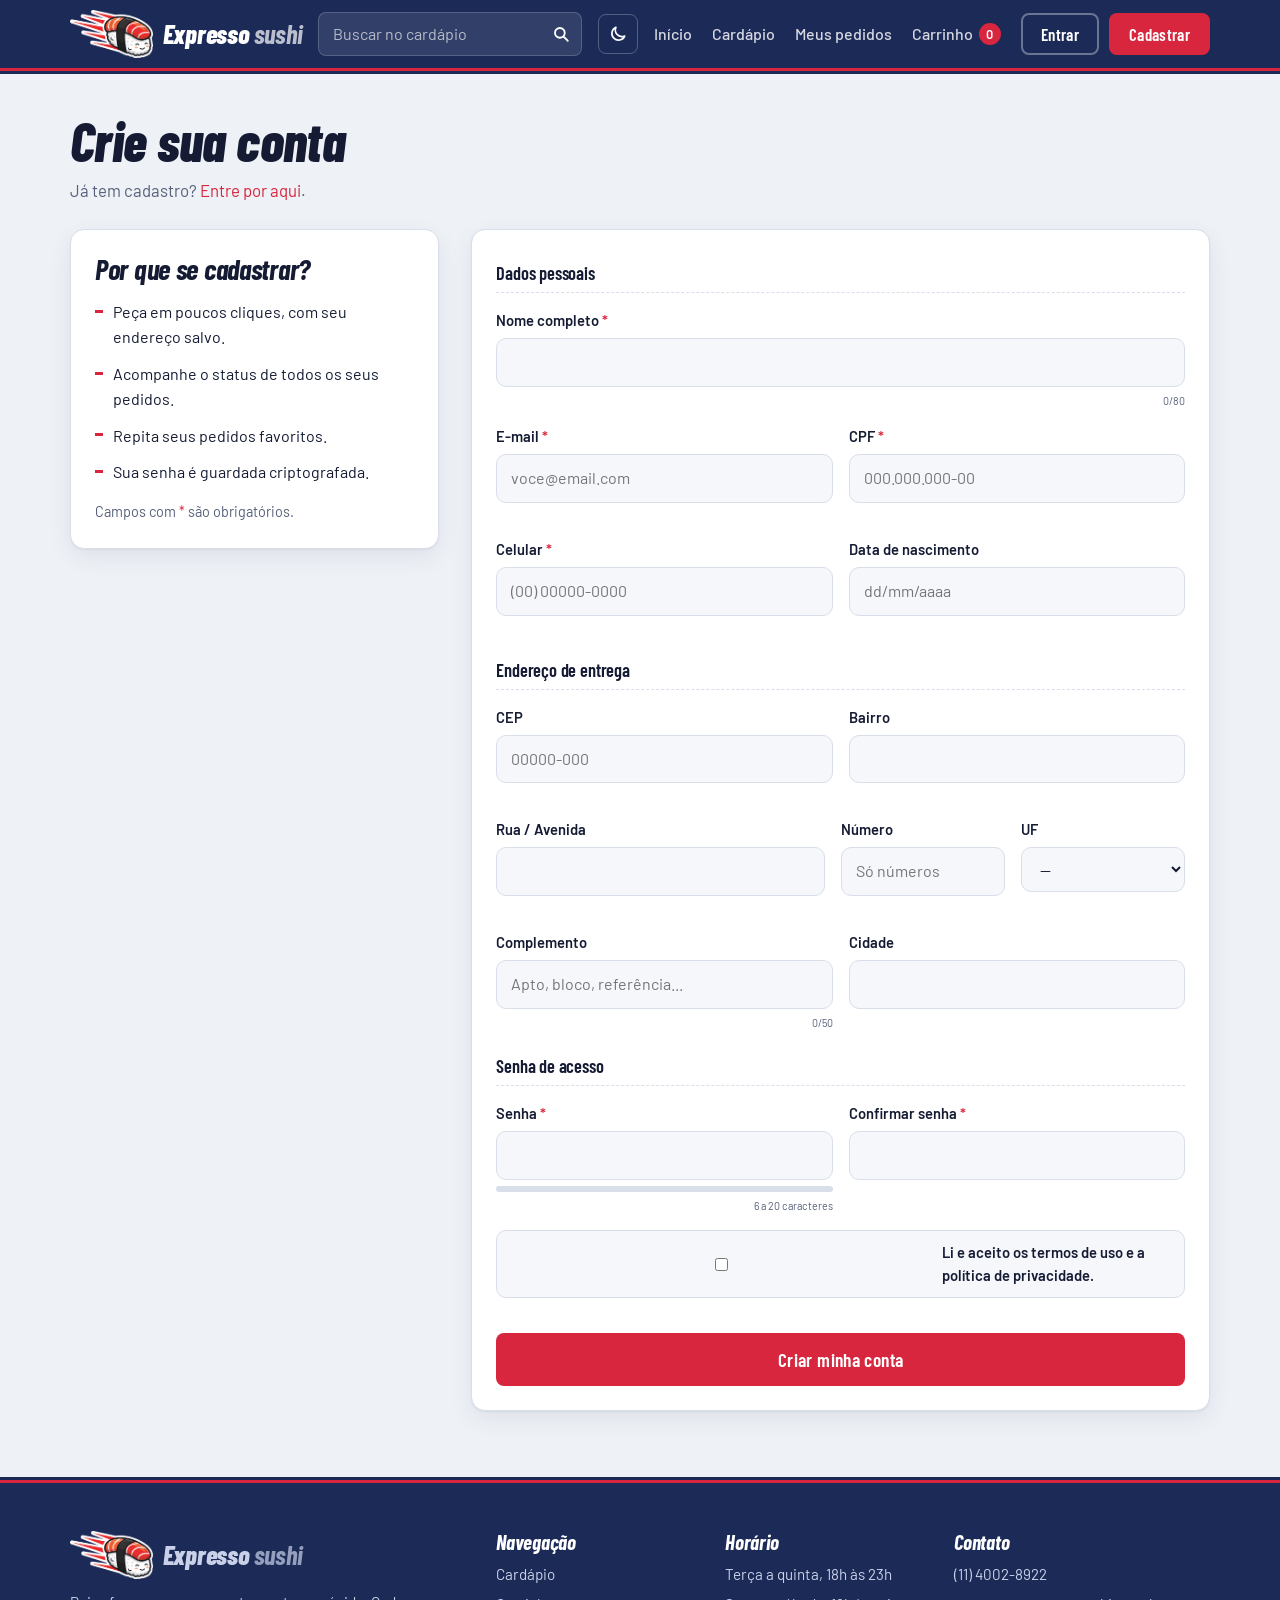
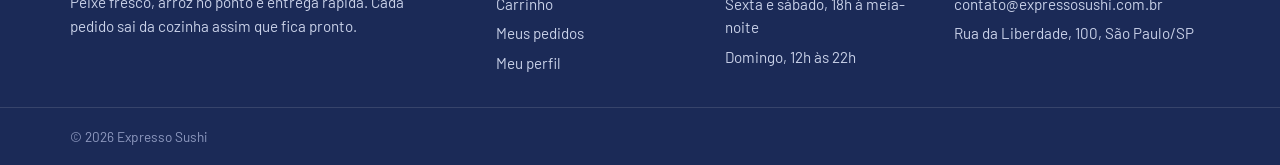
<file: Expresso/wwwroot/cadastro.html>
<!DOCTYPE html>
<html lang="pt-BR">
<head>
    <meta charset="UTF-8">
    <meta name="viewport" content="width=device-width, initial-scale=1.0">
    <title>Cadastro | Expresso Sushi</title>
    <meta name="description" content="Expresso Sushi - comida japonesa feita na hora e entregue em até 40 minutos.">
    <link rel="icon" href="img/icone.png" type="image/png">
    <link rel="preload" href="fonts/BarlowCondensed-800i.woff2" as="font" type="font/woff2" crossorigin>
    <script>
        document.documentElement.dataset.tema = localStorage.getItem("expresso_tema") ||
            (matchMedia("(prefers-color-scheme: dark)").matches ? "escuro" : "claro");
    </script>
    <link rel="stylesheet" href="css/style.css">
    <link rel="stylesheet" href="css/componentes.css">
    <link rel="stylesheet" href="css/paginas.css">
</head>
<body>
    <header class="topo">
        <div class="container topo-conteudo">
            <a href="index.html" class="logo" aria-label="Expresso Sushi - página inicial">
                <img src="img/logo.png" alt="" width="72" height="42">
                <span class="logo-texto">Expresso<span>sushi</span></span>
            </a>

            <form class="busca-topo" action="produtos.html" method="get" role="search">
                <input type="search" name="busca" placeholder="Buscar no cardápio" maxlength="40" aria-label="Buscar no cardápio">
                <button type="submit" aria-label="Buscar">
                    <svg viewBox="0 0 24 24" fill="none" stroke="currentColor" stroke-width="2.4" stroke-linecap="round" aria-hidden="true"><circle cx="10.5" cy="10.5" r="6.5"/><path d="M15.5 15.5 21 21"/></svg>
                </button>
            </form>

            <button class="tema-botao" id="temaBotao" type="button" aria-label="Alternar modo claro/escuro"></button>
            <button class="menu-botao" id="menuBotao" type="button" aria-label="Abrir menu" aria-expanded="false" aria-controls="menu">
                <svg viewBox="0 0 24 24" fill="none" stroke="currentColor" stroke-width="2.4" stroke-linecap="round" aria-hidden="true"><path d="M4 7h16M4 12h16M4 17h16"/></svg>
            </button>

            <nav class="menu" id="menu" aria-label="Menu principal">
                <a href="index.html">Início</a>
                <a href="produtos.html">Cardápio</a>
                <a href="pedidos.html">Meus pedidos</a>
                <a href="carrinho.html">Carrinho <span class="contador-carrinho" data-contador>0</span></a>

                <div class="area-visitante" data-visitante>
                    <button class="botao botao-contorno" type="button" data-abrir-login>Entrar</button>
                    <a href="cadastro.html" class="botao botao-primario">Cadastrar</a>
                </div>
                <div class="area-usuario" data-logado hidden>
                    <a href="perfil.html" class="link-perfil" title="Meu perfil">Olá, <span data-nome-usuario></span></a>
                    <button class="botao botao-contorno botao-pequeno" type="button" data-sair>Sair</button>
                </div>
            </nav>
        </div>
    </header>

    <main class="container">
        <div class="cabecalho-pagina">
            <h1>Crie sua conta</h1>
            <p>Já tem cadastro? <a href="#" data-abrir-login>Entre por aqui</a>.</p>
        </div>

        <div class="layout-cadastro">
            <aside class="cartao lateral-cadastro">
                <h2>Por que se cadastrar?</h2>
                <ul>
                    <li><span>Peça em poucos cliques, com seu endereço salvo.</span></li>
                    <li><span>Acompanhe o status de todos os seus pedidos.</span></li>
                    <li><span>Repita seus pedidos favoritos.</span></li>
                    <li><span>Sua senha é guardada criptografada.</span></li>
                </ul>
                <p class="texto-frete" style="margin-top:16px">Campos com <span class="obrigatorio" style="color:var(--primaria)">*</span> são obrigatórios.</p>
            </aside>

            <form class="cartao formulario" id="formCadastro" novalidate>
                <h2 class="legenda-form">Dados pessoais</h2>
                <div class="campo">
                    <label for="nome">Nome completo <span class="obrigatorio">*</span></label>
                    <input type="text" id="nome" name="nome" data-mascara="letras" maxlength="80" autocomplete="name" required>
                    <span class="dica"><span class="mensagem-erro"></span><small data-contador-de="nome"></small></span>
                </div>
                <div class="grade-campos">
                    <div class="campo">
                        <label for="email">E-mail <span class="obrigatorio">*</span></label>
                        <input type="email" id="email" name="email" maxlength="100" placeholder="voce@email.com" autocomplete="email" required>
                        <span class="mensagem-erro"></span>
                    </div>
                    <div class="campo">
                        <label for="cpf">CPF <span class="obrigatorio">*</span></label>
                        <input type="text" id="cpf" name="cpf" data-mascara="cpf" maxlength="14" placeholder="000.000.000-00" required>
                        <span class="mensagem-erro"></span>
                    </div>
                    <div class="campo">
                        <label for="telefone">Celular <span class="obrigatorio">*</span></label>
                        <input type="tel" id="telefone" name="telefone" data-mascara="telefone" maxlength="15" placeholder="(00) 00000-0000" autocomplete="tel" required>
                        <span class="mensagem-erro"></span>
                    </div>
                    <div class="campo">
                        <label for="dataNascimento">Data de nascimento</label>
                        <input type="text" id="dataNascimento" name="dataNascimento" data-mascara="data" maxlength="10" placeholder="dd/mm/aaaa">
                        <span class="mensagem-erro"></span>
                    </div>
                </div>
                <h2 class="legenda-form">Endereço de entrega</h2>
                <div class="grade-campos">
                    <div class="campo">
                        <label for="cep">CEP</label>
                        <input type="text" id="cep" name="cep" data-mascara="cep" maxlength="9" placeholder="00000-000" autocomplete="postal-code">
                        <span class="mensagem-erro"></span>
                    </div>
                    <div class="campo">
                        <label for="bairro">Bairro</label>
                        <input type="text" id="bairro" name="bairro" maxlength="60">
                        <span class="mensagem-erro"></span>
                    </div>
                </div>
                <div class="grade-campos-3">
                    <div class="campo">
                        <label for="endereco">Rua / Avenida</label>
                        <input type="text" id="endereco" name="endereco" maxlength="100" autocomplete="address-line1">
                        <span class="mensagem-erro"></span>
                    </div>
                    <div class="campo">
                        <label for="numero">Número</label>
                        <input type="text" id="numero" name="numero" data-mascara="numero" maxlength="6" placeholder="Só números">
                        <span class="mensagem-erro"></span>
                    </div>
                    <div class="campo">
                        <label for="estado">UF</label>
                        <select id="estado" name="estado">
                            <option value="">--</option>
                                    <option value="AC">AC</option>
                                    <option value="AL">AL</option>
                                    <option value="AP">AP</option>
                                    <option value="AM">AM</option>
                                    <option value="BA">BA</option>
                                    <option value="CE">CE</option>
                                    <option value="DF">DF</option>
                                    <option value="ES">ES</option>
                                    <option value="GO">GO</option>
                                    <option value="MA">MA</option>
                                    <option value="MT">MT</option>
                                    <option value="MS">MS</option>
                                    <option value="MG">MG</option>
                                    <option value="PA">PA</option>
                                    <option value="PB">PB</option>
                                    <option value="PR">PR</option>
                                    <option value="PE">PE</option>
                                    <option value="PI">PI</option>
                                    <option value="RJ">RJ</option>
                                    <option value="RN">RN</option>
                                    <option value="RS">RS</option>
                                    <option value="RO">RO</option>
                                    <option value="RR">RR</option>
                                    <option value="SC">SC</option>
                                    <option value="SP">SP</option>
                                    <option value="SE">SE</option>
                                    <option value="TO">TO</option>
                        </select>
                    </div>
                </div>
                <div class="grade-campos">
                    <div class="campo">
                        <label for="complemento">Complemento</label>
                        <input type="text" id="complemento" name="complemento" maxlength="50" placeholder="Apto, bloco, referência...">
                        <span class="dica"><span></span><small data-contador-de="complemento"></small></span>
                    </div>
                    <div class="campo">
                        <label for="cidade">Cidade</label>
                        <input type="text" id="cidade" name="cidade" data-mascara="letras" maxlength="60" autocomplete="address-level2">
                        <span class="mensagem-erro"></span>
                    </div>
                </div>
                <h2 class="legenda-form">Senha de acesso</h2>
                <div class="grade-campos">
                    <div class="campo">
                        <label for="senha">Senha <span class="obrigatorio">*</span></label>
                        <input type="password" id="senha" name="senha" minlength="6" maxlength="20" autocomplete="new-password" required>
                        <div class="forca-senha"><div id="barraForca"></div></div>
                        <span class="dica"><span class="mensagem-erro"></span><small id="textoForca">6 a 20 caracteres</small></span>
                    </div>
                    <div class="campo">
                        <label for="confirmarSenha">Confirmar senha <span class="obrigatorio">*</span></label>
                        <input type="password" id="confirmarSenha" name="confirmarSenha" minlength="6" maxlength="20" autocomplete="new-password" required>
                        <span class="mensagem-erro"></span>
                    </div>
                </div>

                <div class="campo">
                    <label class="opcao-radio">
                        <input type="checkbox" id="termos" name="termos">
                        <span>Li e aceito os termos de uso e a política de privacidade.</span>
                    </label>
                    <span class="mensagem-erro"></span>
                </div>

                <div class="alerta alerta-erro" id="erroCadastro" hidden></div>
                <button class="botao botao-primario botao-grande botao-bloco" type="submit">Criar minha conta</button>
            </form>
        </div>
    </main>
    <footer class="rodape">
        <div class="container rodape-grade">
            <div>
                <a href="index.html" class="logo" aria-label="Expresso Sushi - página inicial">
                <img src="img/logo.png" alt="" width="72" height="42">
                    <span class="logo-texto">Expresso<span>sushi</span></span>
                </a>
                <p>Peixe fresco, arroz no ponto e entrega rápida. Cada pedido sai da cozinha assim que fica pronto.</p>
            </div>
            <div>
                <h3>Navegação</h3>
                <ul>
                    <li><a href="produtos.html">Cardápio</a></li>
                    <li><a href="carrinho.html">Carrinho</a></li>
                    <li><a href="pedidos.html">Meus pedidos</a></li>
                    <li><a href="perfil.html">Meu perfil</a></li>
                </ul>
            </div>
            <div>
                <h3>Horário</h3>
                <ul>
                    <li>Terça a quinta, 18h às 23h</li>
                    <li>Sexta e sábado, 18h à meia-noite</li>
                    <li>Domingo, 12h às 22h</li>
                </ul>
            </div>
            <div>
                <h3>Contato</h3>
                <ul>
                    <li>(11) 4002-8922</li>
                    <li><a href="mailto:contato@expressosushi.com.br">contato@expressosushi.com.br</a></li>
                    <li>Rua da Liberdade, 100, São Paulo/SP</li>
                </ul>
            </div>
        </div>
        <div class="rodape-base">
            <div class="container">
                <span>© 2026 Expresso Sushi</span>
            </div>
        </div>
    </footer>

    <script src="js/mascaras.js"></script>
    <script src="js/app.js"></script>
    <script src="js/cadastro.js"></script>
</body>
</html>
</file>
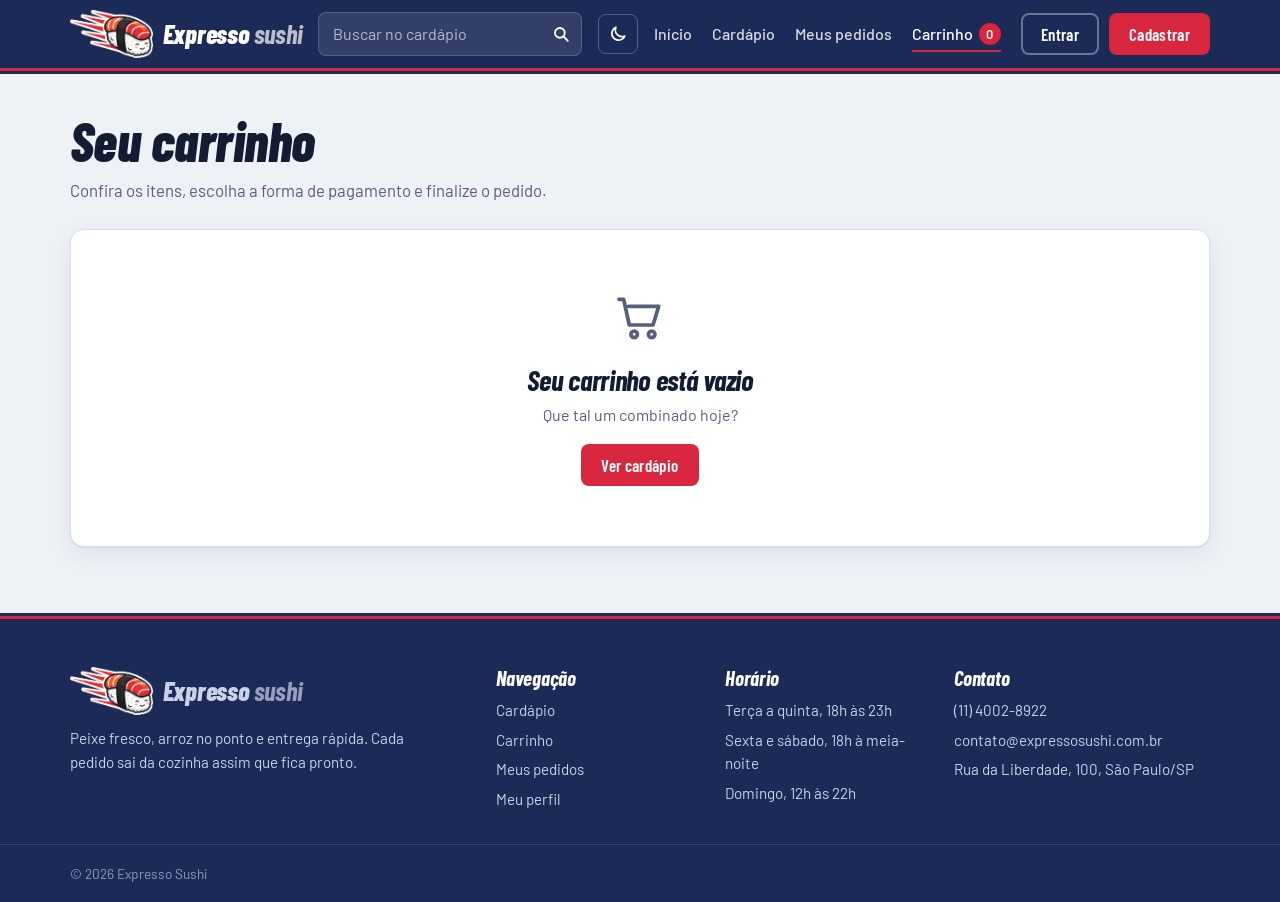
<file: Expresso/wwwroot/carrinho.html>
<!DOCTYPE html>
<html lang="pt-BR">
<head>
    <meta charset="UTF-8">
    <meta name="viewport" content="width=device-width, initial-scale=1.0">
    <title>Carrinho | Expresso Sushi</title>
    <meta name="description" content="Expresso Sushi - comida japonesa feita na hora e entregue em até 40 minutos.">
    <link rel="icon" href="img/icone.png" type="image/png">
    <link rel="preload" href="fonts/BarlowCondensed-800i.woff2" as="font" type="font/woff2" crossorigin>
    <script>
        document.documentElement.dataset.tema = localStorage.getItem("expresso_tema") ||
            (matchMedia("(prefers-color-scheme: dark)").matches ? "escuro" : "claro");
    </script>
    <link rel="stylesheet" href="css/style.css">
    <link rel="stylesheet" href="css/componentes.css">
    <link rel="stylesheet" href="css/paginas.css">
</head>
<body>
    <header class="topo">
        <div class="container topo-conteudo">
            <a href="index.html" class="logo" aria-label="Expresso Sushi - página inicial">
                <img src="img/logo.png" alt="" width="72" height="42">
                <span class="logo-texto">Expresso<span>sushi</span></span>
            </a>

            <form class="busca-topo" action="produtos.html" method="get" role="search">
                <input type="search" name="busca" placeholder="Buscar no cardápio" maxlength="40" aria-label="Buscar no cardápio">
                <button type="submit" aria-label="Buscar">
                    <svg viewBox="0 0 24 24" fill="none" stroke="currentColor" stroke-width="2.4" stroke-linecap="round" aria-hidden="true"><circle cx="10.5" cy="10.5" r="6.5"/><path d="M15.5 15.5 21 21"/></svg>
                </button>
            </form>

            <button class="tema-botao" id="temaBotao" type="button" aria-label="Alternar modo claro/escuro"></button>
            <button class="menu-botao" id="menuBotao" type="button" aria-label="Abrir menu" aria-expanded="false" aria-controls="menu">
                <svg viewBox="0 0 24 24" fill="none" stroke="currentColor" stroke-width="2.4" stroke-linecap="round" aria-hidden="true"><path d="M4 7h16M4 12h16M4 17h16"/></svg>
            </button>

            <nav class="menu" id="menu" aria-label="Menu principal">
                <a href="index.html">Início</a>
                <a href="produtos.html">Cardápio</a>
                <a href="pedidos.html">Meus pedidos</a>
                <a href="carrinho.html">Carrinho <span class="contador-carrinho" data-contador>0</span></a>

                <div class="area-visitante" data-visitante>
                    <button class="botao botao-contorno" type="button" data-abrir-login>Entrar</button>
                    <a href="cadastro.html" class="botao botao-primario">Cadastrar</a>
                </div>
                <div class="area-usuario" data-logado hidden>
                    <a href="perfil.html" class="link-perfil" title="Meu perfil">Olá, <span data-nome-usuario></span></a>
                    <button class="botao botao-contorno botao-pequeno" type="button" data-sair>Sair</button>
                </div>
            </nav>
        </div>
    </header>

    <main class="container">
        <div class="cabecalho-pagina">
            <h1>Seu carrinho</h1>
            <p>Confira os itens, escolha a forma de pagamento e finalize o pedido.</p>
        </div>

        <div id="carrinhoVazio" class="vazio cartao" hidden>
            <svg class="vazio-icone" viewBox="0 0 24 24" fill="none" stroke="currentColor" stroke-width="1.6" stroke-linecap="round" stroke-linejoin="round" aria-hidden="true"><path d="M3 4h2l2.4 11h10.2L20 7H7"/><circle cx="9.5" cy="19" r="1.4"/><circle cx="17" cy="19" r="1.4"/></svg>
            <h2>Seu carrinho está vazio</h2>
            <p>Que tal um combinado hoje?</p>
            <p style="margin-top:16px"><a href="produtos.html" class="botao botao-primario">Ver cardápio</a></p>
        </div>

        <div class="layout-carrinho" id="carrinhoCheio" hidden>
            <div class="formulario">
                <section class="cartao">
                    <div class="secao-titulo" style="margin-bottom:4px">
                        <h2 style="font-size:1.3rem">Itens</h2>
                        <button class="remover" type="button" id="limparCarrinho">Esvaziar carrinho</button>
                    </div>
                    <div id="itensCarrinho"></div>
                </section>

                <form class="cartao formulario" id="formCheckout" novalidate>
                    <h2 class="legenda-form">Entrega</h2>
                    <div class="campo">
                        <label for="enderecoEntrega">Endereço de entrega <span class="obrigatorio">*</span></label>
                        <textarea id="enderecoEntrega" name="enderecoEntrega" maxlength="250" rows="2" placeholder="Rua, número, bairro, cidade"></textarea>
                        <span class="dica"><span class="mensagem-erro"></span><small data-contador-de="enderecoEntrega"></small></span>
                    </div>

                    <h2 class="legenda-form">Pagamento na entrega</h2>
                    <div class="opcoes-radio">
                        <label class="opcao-radio"><input type="radio" name="pagamento" value="Pix" checked> Pix</label>
                        <label class="opcao-radio"><input type="radio" name="pagamento" value="Cartão de crédito"> Crédito</label>
                        <label class="opcao-radio"><input type="radio" name="pagamento" value="Cartão de débito"> Débito</label>
                        <label class="opcao-radio"><input type="radio" name="pagamento" value="Dinheiro"> Dinheiro</label>
                    </div>
                    <div class="campo" id="campoTroco" hidden>
                        <label for="troco">Troco para quanto? (R$)</label>
                        <input type="text" id="troco" name="troco" data-mascara="dinheiro" maxlength="9" placeholder="0,00">
                        <span class="mensagem-erro"></span>
                    </div>

                    <div class="campo">
                        <label for="observacao">Observações</label>
                        <textarea id="observacao" name="observacao" maxlength="200" rows="2" placeholder="Ex.: sem cebolinha, mandar hashi extra..."></textarea>
                        <span class="dica"><span></span><small data-contador-de="observacao"></small></span>
                    </div>
                </form>
            </div>

            <aside class="cartao resumo">
                <h2 style="font-size:1.3rem">Resumo</h2>
                <div class="resumo-linha"><span>Subtotal</span><span id="valorSubtotal">R$ 0,00</span></div>
                <div class="resumo-linha"><span>Taxa de entrega</span><span id="valorTaxa">R$ 0,00</span></div>
                <div class="barra-frete"><div id="barraFrete"></div></div>
                <p class="texto-frete" id="textoFrete"></p>
                <div class="resumo-linha resumo-total"><span>Total</span><span id="valorTotal">R$ 0,00</span></div>
                <div class="alerta alerta-erro" id="erroCheckout" hidden></div>
                <button class="botao botao-primario botao-grande botao-bloco" type="submit" form="formCheckout" id="botaoFinalizar">Finalizar pedido</button>
                <a href="produtos.html" class="botao botao-contorno botao-bloco">Continuar comprando</a>
            </aside>
        </div>
    </main>
    <footer class="rodape">
        <div class="container rodape-grade">
            <div>
                <a href="index.html" class="logo" aria-label="Expresso Sushi - página inicial">
                <img src="img/logo.png" alt="" width="72" height="42">
                    <span class="logo-texto">Expresso<span>sushi</span></span>
                </a>
                <p>Peixe fresco, arroz no ponto e entrega rápida. Cada pedido sai da cozinha assim que fica pronto.</p>
            </div>
            <div>
                <h3>Navegação</h3>
                <ul>
                    <li><a href="produtos.html">Cardápio</a></li>
                    <li><a href="carrinho.html">Carrinho</a></li>
                    <li><a href="pedidos.html">Meus pedidos</a></li>
                    <li><a href="perfil.html">Meu perfil</a></li>
                </ul>
            </div>
            <div>
                <h3>Horário</h3>
                <ul>
                    <li>Terça a quinta, 18h às 23h</li>
                    <li>Sexta e sábado, 18h à meia-noite</li>
                    <li>Domingo, 12h às 22h</li>
                </ul>
            </div>
            <div>
                <h3>Contato</h3>
                <ul>
                    <li>(11) 4002-8922</li>
                    <li><a href="mailto:contato@expressosushi.com.br">contato@expressosushi.com.br</a></li>
                    <li>Rua da Liberdade, 100, São Paulo/SP</li>
                </ul>
            </div>
        </div>
        <div class="rodape-base">
            <div class="container">
                <span>© 2026 Expresso Sushi</span>
            </div>
        </div>
    </footer>

    <script src="js/mascaras.js"></script>
    <script src="js/app.js"></script>
    <script src="js/carrinho.js"></script>
</body>
</html>
</file>
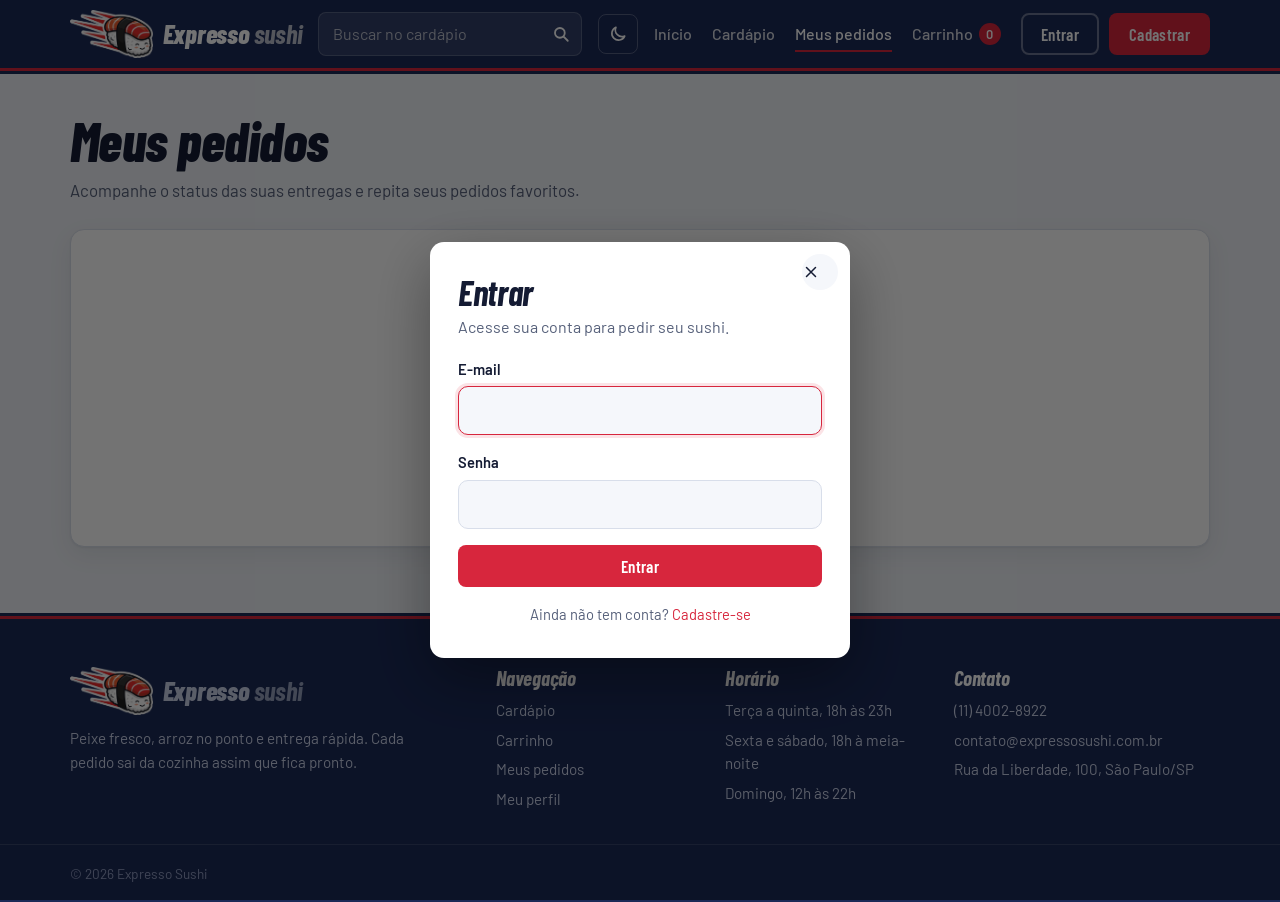
<file: Expresso/wwwroot/pedidos.html>
<!DOCTYPE html>
<html lang="pt-BR">
<head>
    <meta charset="UTF-8">
    <meta name="viewport" content="width=device-width, initial-scale=1.0">
    <title>Meus pedidos | Expresso Sushi</title>
    <meta name="description" content="Expresso Sushi - comida japonesa feita na hora e entregue em até 40 minutos.">
    <link rel="icon" href="img/icone.png" type="image/png">
    <link rel="preload" href="fonts/BarlowCondensed-800i.woff2" as="font" type="font/woff2" crossorigin>
    <script>
        document.documentElement.dataset.tema = localStorage.getItem("expresso_tema") ||
            (matchMedia("(prefers-color-scheme: dark)").matches ? "escuro" : "claro");
    </script>
    <link rel="stylesheet" href="css/style.css">
    <link rel="stylesheet" href="css/componentes.css">
    <link rel="stylesheet" href="css/paginas.css">
</head>
<body>
    <header class="topo">
        <div class="container topo-conteudo">
            <a href="index.html" class="logo" aria-label="Expresso Sushi - página inicial">
                <img src="img/logo.png" alt="" width="72" height="42">
                <span class="logo-texto">Expresso<span>sushi</span></span>
            </a>

            <form class="busca-topo" action="produtos.html" method="get" role="search">
                <input type="search" name="busca" placeholder="Buscar no cardápio" maxlength="40" aria-label="Buscar no cardápio">
                <button type="submit" aria-label="Buscar">
                    <svg viewBox="0 0 24 24" fill="none" stroke="currentColor" stroke-width="2.4" stroke-linecap="round" aria-hidden="true"><circle cx="10.5" cy="10.5" r="6.5"/><path d="M15.5 15.5 21 21"/></svg>
                </button>
            </form>

            <button class="tema-botao" id="temaBotao" type="button" aria-label="Alternar modo claro/escuro"></button>
            <button class="menu-botao" id="menuBotao" type="button" aria-label="Abrir menu" aria-expanded="false" aria-controls="menu">
                <svg viewBox="0 0 24 24" fill="none" stroke="currentColor" stroke-width="2.4" stroke-linecap="round" aria-hidden="true"><path d="M4 7h16M4 12h16M4 17h16"/></svg>
            </button>

            <nav class="menu" id="menu" aria-label="Menu principal">
                <a href="index.html">Início</a>
                <a href="produtos.html">Cardápio</a>
                <a href="pedidos.html">Meus pedidos</a>
                <a href="carrinho.html">Carrinho <span class="contador-carrinho" data-contador>0</span></a>

                <div class="area-visitante" data-visitante>
                    <button class="botao botao-contorno" type="button" data-abrir-login>Entrar</button>
                    <a href="cadastro.html" class="botao botao-primario">Cadastrar</a>
                </div>
                <div class="area-usuario" data-logado hidden>
                    <a href="perfil.html" class="link-perfil" title="Meu perfil">Olá, <span data-nome-usuario></span></a>
                    <button class="botao botao-contorno botao-pequeno" type="button" data-sair>Sair</button>
                </div>
            </nav>
        </div>
    </header>

    <main class="container">
        <div class="cabecalho-pagina">
            <h1>Meus pedidos</h1>
            <p>Acompanhe o status das suas entregas e repita seus pedidos favoritos.</p>
        </div>

        <div id="areaPedidos">
            <div class="barra-filtros">
                <label class="busca-pagina">
                    <input type="search" id="buscaPedido" placeholder="Buscar pelo nº do pedido ou nome do produto..." maxlength="40" aria-label="Buscar pedidos">
                </label>
                <select id="filtroStatus" aria-label="Filtrar por status">
                    <option value="">Todos os status</option>
                    <option>Recebido</option>
                    <option>Em preparo</option>
                    <option>Saiu para entrega</option>
                    <option>Entregue</option>
                    <option>Cancelado</option>
                </select>
            </div>
            <p class="texto-frete" id="resumoPedidos" aria-live="polite"></p>
            <div class="lista-pedidos" id="listaPedidos" style="margin-top:12px">
                <p class="carregando">Carregando pedidos...</p>
            </div>
        </div>
    </main>
    <footer class="rodape">
        <div class="container rodape-grade">
            <div>
                <a href="index.html" class="logo" aria-label="Expresso Sushi - página inicial">
                <img src="img/logo.png" alt="" width="72" height="42">
                    <span class="logo-texto">Expresso<span>sushi</span></span>
                </a>
                <p>Peixe fresco, arroz no ponto e entrega rápida. Cada pedido sai da cozinha assim que fica pronto.</p>
            </div>
            <div>
                <h3>Navegação</h3>
                <ul>
                    <li><a href="produtos.html">Cardápio</a></li>
                    <li><a href="carrinho.html">Carrinho</a></li>
                    <li><a href="pedidos.html">Meus pedidos</a></li>
                    <li><a href="perfil.html">Meu perfil</a></li>
                </ul>
            </div>
            <div>
                <h3>Horário</h3>
                <ul>
                    <li>Terça a quinta, 18h às 23h</li>
                    <li>Sexta e sábado, 18h à meia-noite</li>
                    <li>Domingo, 12h às 22h</li>
                </ul>
            </div>
            <div>
                <h3>Contato</h3>
                <ul>
                    <li>(11) 4002-8922</li>
                    <li><a href="mailto:contato@expressosushi.com.br">contato@expressosushi.com.br</a></li>
                    <li>Rua da Liberdade, 100, São Paulo/SP</li>
                </ul>
            </div>
        </div>
        <div class="rodape-base">
            <div class="container">
                <span>© 2026 Expresso Sushi</span>
            </div>
        </div>
    </footer>

    <script src="js/mascaras.js"></script>
    <script src="js/app.js"></script>
    <script src="js/pedidos.js"></script>
</body>
</html>
</file>
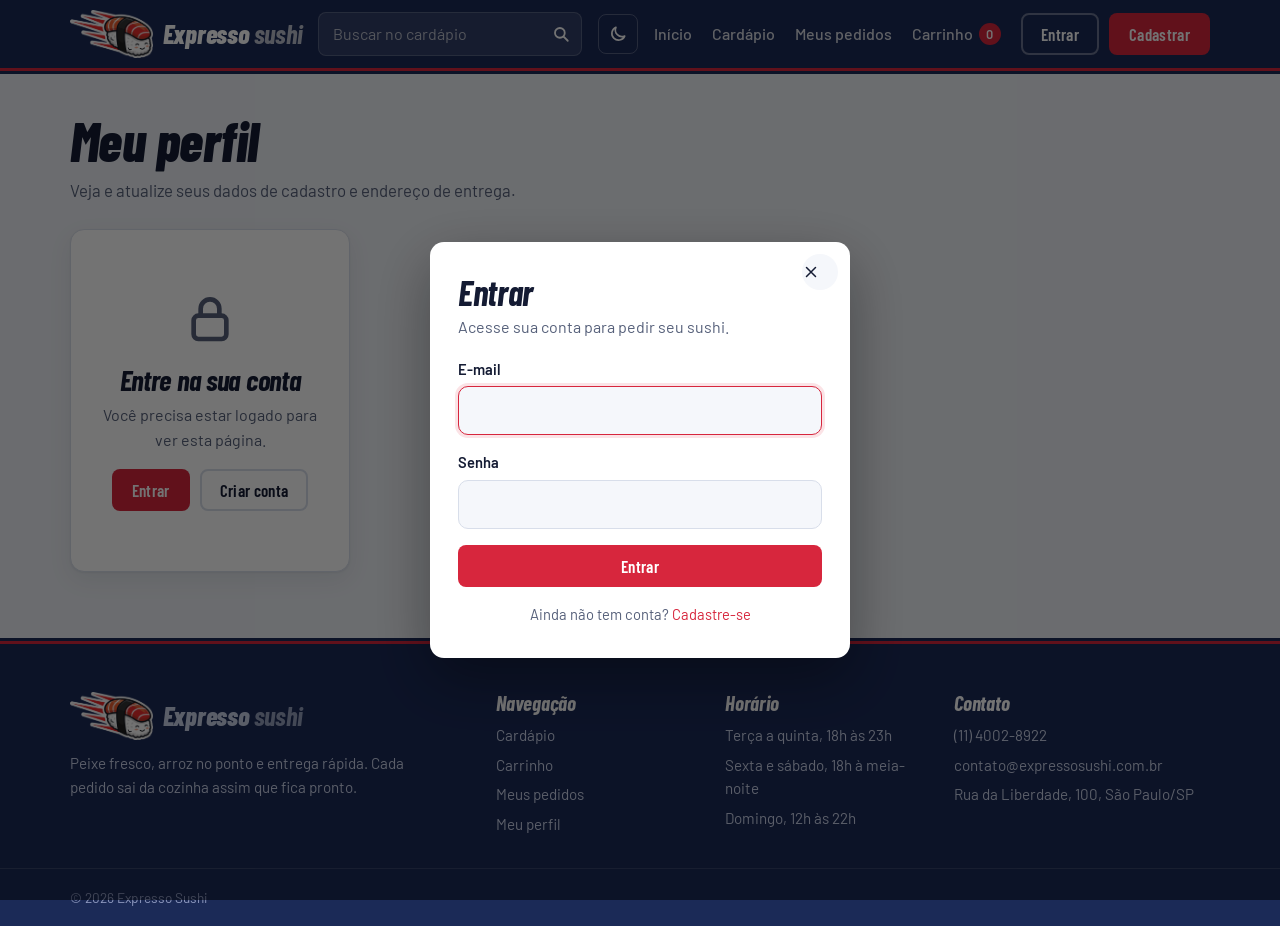
<file: Expresso/wwwroot/perfil.html>
<!DOCTYPE html>
<html lang="pt-BR">
<head>
    <meta charset="UTF-8">
    <meta name="viewport" content="width=device-width, initial-scale=1.0">
    <title>Meu perfil | Expresso Sushi</title>
    <meta name="description" content="Expresso Sushi - comida japonesa feita na hora e entregue em até 40 minutos.">
    <link rel="icon" href="img/icone.png" type="image/png">
    <link rel="preload" href="fonts/BarlowCondensed-800i.woff2" as="font" type="font/woff2" crossorigin>
    <script>
        document.documentElement.dataset.tema = localStorage.getItem("expresso_tema") ||
            (matchMedia("(prefers-color-scheme: dark)").matches ? "escuro" : "claro");
    </script>
    <link rel="stylesheet" href="css/style.css">
    <link rel="stylesheet" href="css/componentes.css">
    <link rel="stylesheet" href="css/paginas.css">
</head>
<body>
    <header class="topo">
        <div class="container topo-conteudo">
            <a href="index.html" class="logo" aria-label="Expresso Sushi - página inicial">
                <img src="img/logo.png" alt="" width="72" height="42">
                <span class="logo-texto">Expresso<span>sushi</span></span>
            </a>

            <form class="busca-topo" action="produtos.html" method="get" role="search">
                <input type="search" name="busca" placeholder="Buscar no cardápio" maxlength="40" aria-label="Buscar no cardápio">
                <button type="submit" aria-label="Buscar">
                    <svg viewBox="0 0 24 24" fill="none" stroke="currentColor" stroke-width="2.4" stroke-linecap="round" aria-hidden="true"><circle cx="10.5" cy="10.5" r="6.5"/><path d="M15.5 15.5 21 21"/></svg>
                </button>
            </form>

            <button class="tema-botao" id="temaBotao" type="button" aria-label="Alternar modo claro/escuro"></button>
            <button class="menu-botao" id="menuBotao" type="button" aria-label="Abrir menu" aria-expanded="false" aria-controls="menu">
                <svg viewBox="0 0 24 24" fill="none" stroke="currentColor" stroke-width="2.4" stroke-linecap="round" aria-hidden="true"><path d="M4 7h16M4 12h16M4 17h16"/></svg>
            </button>

            <nav class="menu" id="menu" aria-label="Menu principal">
                <a href="index.html">Início</a>
                <a href="produtos.html">Cardápio</a>
                <a href="pedidos.html">Meus pedidos</a>
                <a href="carrinho.html">Carrinho <span class="contador-carrinho" data-contador>0</span></a>

                <div class="area-visitante" data-visitante>
                    <button class="botao botao-contorno" type="button" data-abrir-login>Entrar</button>
                    <a href="cadastro.html" class="botao botao-primario">Cadastrar</a>
                </div>
                <div class="area-usuario" data-logado hidden>
                    <a href="perfil.html" class="link-perfil" title="Meu perfil">Olá, <span data-nome-usuario></span></a>
                    <button class="botao botao-contorno botao-pequeno" type="button" data-sair>Sair</button>
                </div>
            </nav>
        </div>
    </header>

    <main class="container">
        <div class="cabecalho-pagina">
            <h1>Meu perfil</h1>
            <p>Veja e atualize seus dados de cadastro e endereço de entrega.</p>
        </div>

        <div id="areaPerfil" class="layout-perfil">
            <aside class="cartao perfil-lateral">
                <div class="avatar" id="avatar">?</div>
                <div>
                    <h2 id="perfilNome" style="font-size:1.3rem">...</h2>
                    <small id="perfilDesde" class="texto-frete"></small>
                </div>
                <div class="perfil-numeros">
                    <div><strong id="totalPedidos">0</strong>pedidos</div>
                    <div><strong id="totalGasto">R$ 0</strong>gastos</div>
                </div>
                <a href="pedidos.html" class="botao botao-contorno botao-bloco">Meus pedidos</a>
                <button class="botao botao-contorno botao-bloco" type="button" data-sair>Sair da conta</button>
            </aside>

            <div class="formulario">
                <form class="cartao formulario" id="formPerfil" novalidate>
                <h2 class="legenda-form">Dados pessoais</h2>
                <div class="campo">
                    <label for="nome">Nome completo <span class="obrigatorio">*</span></label>
                    <input type="text" id="nome" name="nome" data-mascara="letras" maxlength="80" autocomplete="name" required>
                    <span class="dica"><span class="mensagem-erro"></span><small data-contador-de="nome"></small></span>
                </div>
                <div class="grade-campos">
                    <div class="campo">
                        <label for="email">E-mail <span class="obrigatorio">*</span></label>
                        <input type="email" id="email" name="email" maxlength="100" placeholder="voce@email.com" autocomplete="email" required>
                        <span class="mensagem-erro"></span>
                    </div>
                    <div class="campo">
                        <label for="cpf">CPF <span class="obrigatorio">*</span></label>
                        <input type="text" id="cpf" name="cpf" data-mascara="cpf" maxlength="14" placeholder="000.000.000-00" required>
                        <span class="mensagem-erro"></span>
                    </div>
                    <div class="campo">
                        <label for="telefone">Celular <span class="obrigatorio">*</span></label>
                        <input type="tel" id="telefone" name="telefone" data-mascara="telefone" maxlength="15" placeholder="(00) 00000-0000" autocomplete="tel" required>
                        <span class="mensagem-erro"></span>
                    </div>
                    <div class="campo">
                        <label for="dataNascimento">Data de nascimento</label>
                        <input type="text" id="dataNascimento" name="dataNascimento" data-mascara="data" maxlength="10" placeholder="dd/mm/aaaa">
                        <span class="mensagem-erro"></span>
                    </div>
                </div>
                <h2 class="legenda-form">Endereço de entrega</h2>
                <div class="grade-campos">
                    <div class="campo">
                        <label for="cep">CEP</label>
                        <input type="text" id="cep" name="cep" data-mascara="cep" maxlength="9" placeholder="00000-000" autocomplete="postal-code">
                        <span class="mensagem-erro"></span>
                    </div>
                    <div class="campo">
                        <label for="bairro">Bairro</label>
                        <input type="text" id="bairro" name="bairro" maxlength="60">
                        <span class="mensagem-erro"></span>
                    </div>
                </div>
                <div class="grade-campos-3">
                    <div class="campo">
                        <label for="endereco">Rua / Avenida</label>
                        <input type="text" id="endereco" name="endereco" maxlength="100" autocomplete="address-line1">
                        <span class="mensagem-erro"></span>
                    </div>
                    <div class="campo">
                        <label for="numero">Número</label>
                        <input type="text" id="numero" name="numero" data-mascara="numero" maxlength="6" placeholder="Só números">
                        <span class="mensagem-erro"></span>
                    </div>
                    <div class="campo">
                        <label for="estado">UF</label>
                        <select id="estado" name="estado">
                            <option value="">--</option>
                                    <option value="AC">AC</option>
                                    <option value="AL">AL</option>
                                    <option value="AP">AP</option>
                                    <option value="AM">AM</option>
                                    <option value="BA">BA</option>
                                    <option value="CE">CE</option>
                                    <option value="DF">DF</option>
                                    <option value="ES">ES</option>
                                    <option value="GO">GO</option>
                                    <option value="MA">MA</option>
                                    <option value="MT">MT</option>
                                    <option value="MS">MS</option>
                                    <option value="MG">MG</option>
                                    <option value="PA">PA</option>
                                    <option value="PB">PB</option>
                                    <option value="PR">PR</option>
                                    <option value="PE">PE</option>
                                    <option value="PI">PI</option>
                                    <option value="RJ">RJ</option>
                                    <option value="RN">RN</option>
                                    <option value="RS">RS</option>
                                    <option value="RO">RO</option>
                                    <option value="RR">RR</option>
                                    <option value="SC">SC</option>
                                    <option value="SP">SP</option>
                                    <option value="SE">SE</option>
                                    <option value="TO">TO</option>
                        </select>
                    </div>
                </div>
                <div class="grade-campos">
                    <div class="campo">
                        <label for="complemento">Complemento</label>
                        <input type="text" id="complemento" name="complemento" maxlength="50" placeholder="Apto, bloco, referência...">
                        <span class="dica"><span></span><small data-contador-de="complemento"></small></span>
                    </div>
                    <div class="campo">
                        <label for="cidade">Cidade</label>
                        <input type="text" id="cidade" name="cidade" data-mascara="letras" maxlength="60" autocomplete="address-level2">
                        <span class="mensagem-erro"></span>
                    </div>
                </div>
                    <h2 class="legenda-form">Alterar senha (opcional)</h2>
                    <div class="grade-campos">
                        <div class="campo">
                            <label for="novaSenha">Nova senha</label>
                            <input type="password" id="novaSenha" name="novaSenha" minlength="6" maxlength="20" autocomplete="new-password" placeholder="Deixe em branco para manter">
                            <span class="mensagem-erro"></span>
                        </div>
                        <div class="campo">
                            <label for="confirmarSenha">Confirmar nova senha</label>
                            <input type="password" id="confirmarSenha" name="confirmarSenha" minlength="6" maxlength="20" autocomplete="new-password">
                            <span class="mensagem-erro"></span>
                        </div>
                    </div>

                    <div class="alerta alerta-erro" id="erroPerfil" hidden></div>
                    <button class="botao botao-primario botao-grande" type="submit">Salvar alterações</button>
                </form>

                <section class="cartao zona-perigo">
                    <h2>Excluir conta</h2>
                    <p class="texto-frete" style="margin:6px 0 14px">Essa ação apaga seus dados e todo o histórico de pedidos. Não é possível desfazer.</p>
                    <button class="botao botao-perigo" type="button" id="excluirConta">Excluir minha conta</button>
                </section>
            </div>
        </div>
    </main>
    <footer class="rodape">
        <div class="container rodape-grade">
            <div>
                <a href="index.html" class="logo" aria-label="Expresso Sushi - página inicial">
                <img src="img/logo.png" alt="" width="72" height="42">
                    <span class="logo-texto">Expresso<span>sushi</span></span>
                </a>
                <p>Peixe fresco, arroz no ponto e entrega rápida. Cada pedido sai da cozinha assim que fica pronto.</p>
            </div>
            <div>
                <h3>Navegação</h3>
                <ul>
                    <li><a href="produtos.html">Cardápio</a></li>
                    <li><a href="carrinho.html">Carrinho</a></li>
                    <li><a href="pedidos.html">Meus pedidos</a></li>
                    <li><a href="perfil.html">Meu perfil</a></li>
                </ul>
            </div>
            <div>
                <h3>Horário</h3>
                <ul>
                    <li>Terça a quinta, 18h às 23h</li>
                    <li>Sexta e sábado, 18h à meia-noite</li>
                    <li>Domingo, 12h às 22h</li>
                </ul>
            </div>
            <div>
                <h3>Contato</h3>
                <ul>
                    <li>(11) 4002-8922</li>
                    <li><a href="mailto:contato@expressosushi.com.br">contato@expressosushi.com.br</a></li>
                    <li>Rua da Liberdade, 100, São Paulo/SP</li>
                </ul>
            </div>
        </div>
        <div class="rodape-base">
            <div class="container">
                <span>© 2026 Expresso Sushi</span>
            </div>
        </div>
    </footer>

    <script src="js/mascaras.js"></script>
    <script src="js/app.js"></script>
    <script src="js/perfil.js"></script>
</body>
</html>
</file>
<file: Expresso/wwwroot/css/style.css>
@font-face { font-family: "Barlow"; src: url("../fonts/Barlow-400.woff2") format("woff2"); font-weight: 400; font-display: swap; }
@font-face { font-family: "Barlow"; src: url("../fonts/Barlow-500.woff2") format("woff2"); font-weight: 500; font-display: swap; }
@font-face { font-family: "Barlow"; src: url("../fonts/Barlow-600.woff2") format("woff2"); font-weight: 600; font-display: swap; }
@font-face { font-family: "Barlow Condensed"; src: url("../fonts/BarlowCondensed-600.woff2") format("woff2"); font-weight: 600; font-display: swap; }
@font-face { font-family: "Barlow Condensed"; src: url("../fonts/BarlowCondensed-700i.woff2") format("woff2"); font-weight: 700; font-style: italic; font-display: swap; }
@font-face { font-family: "Barlow Condensed"; src: url("../fonts/BarlowCondensed-800i.woff2") format("woff2"); font-weight: 800; font-style: italic; font-display: swap; }

:root {
    --fundo: #EEF1F6;
    --superficie: #FFFFFF;
    --superficie-2: #F5F7FB;
    --texto: #141B33;
    --texto-suave: #56607A;
    --borda: #D8DEEA;
    --indigo: #1B2A57;
    --indigo-claro: #E3E8F4;
    --primaria: #D7263D;
    --primaria-escura: #B01B30;
    --primaria-clara: #FBE3E6;
    --sucesso: #5E8F22;
    --destaque: #E0A100;
    --erro: #C0182F;
    --sombra: 0 1px 2px rgba(20, 27, 51, .06), 0 8px 24px rgba(20, 27, 51, .07);
    --raio: 14px;
    --raio-pequeno: 8px;
    --fonte-titulo: "Barlow Condensed", "Arial Narrow", sans-serif;
    --fonte-texto: "Barlow", "Segoe UI", Arial, sans-serif;
    color-scheme: light;
}

:root[data-tema="escuro"] {
    --fundo: #0D1430;
    --superficie: #16204A;
    --superficie-2: #1E2A5C;
    --texto: #EEF1F8;
    --texto-suave: #A9B3CF;
    --borda: #2C3A72;
    --indigo: #0A1028;
    --indigo-claro: #22306A;
    --primaria: #FF4D63;
    --primaria-escura: #FF7083;
    --primaria-clara: #3B1D3E;
    --sucesso: #9BCB4F;
    --destaque: #F2C14E;
    --erro: #FF6B7D;
    --sombra: 0 1px 2px rgba(0, 0, 0, .3), 0 10px 28px rgba(0, 0, 0, .35);
    color-scheme: dark;
}

*, *::before, *::after { box-sizing: border-box; margin: 0; padding: 0; }

html { scroll-behavior: smooth; }

body {
    font: 400 1rem/1.55 var(--fonte-texto);
    background: var(--fundo);
    color: var(--texto);
    min-height: 100vh;
    display: flex;
    flex-direction: column;
    transition: background .3s, color .3s;
}

main { flex: 1; }
img { max-width: 100%; display: block; }
a { color: var(--primaria); text-decoration: none; }
a:hover { text-decoration: underline; }
h1, h2, h3 { font-family: var(--fonte-titulo); font-style: italic; font-weight: 700; line-height: 1.05; letter-spacing: -.01em; }
h1 { font-weight: 800; }
[hidden] { display: none !important; }

:focus-visible { outline: 3px solid var(--primaria); outline-offset: 2px; }

@media (prefers-reduced-motion: reduce) {
    *, *::before, *::after { animation: none !important; transition: none !important; scroll-behavior: auto !important; }
}

.container { width: 100%; max-width: 1180px; margin: 0 auto; padding: 0 20px; }

.botao {
    display: inline-flex; align-items: center; justify-content: center; gap: 6px;
    padding: 10px 18px; border-radius: var(--raio-pequeno); border: 2px solid transparent;
    font: 600 1.05rem/1.1 var(--fonte-titulo); letter-spacing: .02em; cursor: pointer; white-space: nowrap;
    transition: background .15s, color .15s, border-color .15s;
}
.botao:hover { text-decoration: none; }
.botao:active { transform: translateY(1px); }
.botao:disabled { opacity: .55; cursor: not-allowed; }
.botao-primario { background: var(--primaria); color: #fff; }
.botao-primario:hover { background: var(--primaria-escura); }
.botao-contorno { background: transparent; color: var(--texto); border-color: var(--borda); }
.botao-contorno:hover { border-color: var(--primaria); color: var(--primaria); }
.botao-perigo { background: transparent; color: var(--erro); border-color: var(--erro); }
.botao-perigo:hover { background: var(--erro); color: #fff; }
.botao-pequeno { padding: 6px 12px; font-size: .95rem; }
.botao-grande { padding: 14px 26px; font-size: 1.2rem; }
.botao-bloco { width: 100%; }

.topo {
    position: sticky; top: 0; z-index: 50;
    background: var(--indigo); color: #fff;

    box-shadow: 0 3px 0 var(--primaria), 0 6px 0 var(--indigo);
}
.topo-conteudo { display: flex; align-items: center; gap: 16px; height: 68px; }

.logo { display: flex; align-items: center; gap: 10px; color: #fff; white-space: nowrap; }
.logo:hover { text-decoration: none; }
.logo img { width: auto; height: 48px; flex-shrink: 0; }
.logo-texto { font: italic 800 1.65rem/1 var(--fonte-titulo); letter-spacing: -.01em; }
.logo-texto span { font-weight: 700; opacity: .7; margin-left: 4px; }

.busca-topo { flex: 1; max-width: 320px; display: flex; position: relative; }
.busca-topo input {
    width: 100%; padding: 9px 42px 9px 14px; border-radius: var(--raio-pequeno);
    border: 1px solid rgba(255, 255, 255, .18); background: rgba(255, 255, 255, .1); color: #fff;
    font: inherit;
}
.busca-topo input::placeholder { color: rgba(255, 255, 255, .65); }
.busca-topo input:focus { outline: 2px solid #fff; background: rgba(255, 255, 255, .16); }
.busca-topo button {
    position: absolute; right: 2px; top: 50%; transform: translateY(-50%);
    border: none; background: none; cursor: pointer; padding: 8px 10px; color: #fff;
}
.busca-topo svg, .icone { width: 18px; height: 18px; display: block; }

.menu { display: flex; align-items: center; gap: 20px; margin-left: auto; }
.menu > a { color: rgba(255, 255, 255, .82); font-weight: 500; white-space: nowrap; display: inline-flex; align-items: center; gap: 6px; }
.menu > a:hover { color: #fff; text-decoration: none; }
.menu > a.ativo { color: #fff; box-shadow: inset 0 -2px 0 var(--primaria); padding: 6px 0; }

.area-visitante, .area-usuario { display: flex; align-items: center; gap: 10px; }
.topo .botao-contorno { color: #fff; border-color: rgba(255, 255, 255, .35); }
.topo .botao-contorno:hover { border-color: #fff; color: #fff; }
.link-perfil { color: #fff; font-weight: 600; max-width: 160px; overflow: hidden; text-overflow: ellipsis; white-space: nowrap; }

.contador-carrinho {
    display: inline-block; min-width: 22px; padding: 0 6px; border-radius: 999px;
    background: var(--primaria); color: #fff; font: 600 .8rem/22px var(--fonte-texto); text-align: center;
}

.tema-botao, .menu-botao {
    border: 1px solid rgba(255, 255, 255, .25); background: transparent; color: #fff;
    width: 40px; height: 40px; border-radius: var(--raio-pequeno); cursor: pointer;
    display: inline-flex; align-items: center; justify-content: center; flex-shrink: 0;
}
.tema-botao:hover, .menu-botao:hover { background: rgba(255, 255, 255, .1); }
.tema-botao svg, .menu-botao svg { width: 20px; height: 20px; }
.menu-botao { display: none; }

.rodape {
    background: var(--indigo); color: #C9D1E8; margin-top: 72px; padding-top: 48px;
    box-shadow: 0 -3px 0 var(--primaria), 0 -6px 0 var(--indigo);
}
:root[data-tema="escuro"] .rodape { background: #080D22; box-shadow: 0 -3px 0 var(--primaria), 0 -6px 0 #080D22; }
.rodape-grade { display: grid; grid-template-columns: 2fr 1fr 1fr 1.3fr; gap: 32px; padding-bottom: 32px; }
.rodape h3 { color: #fff; font-size: 1.3rem; margin-bottom: 10px; }
.rodape p, .rodape li { font-size: .95rem; }
.rodape p { max-width: 38ch; }
.rodape ul { list-style: none; display: grid; gap: 6px; }
.rodape a { color: #C9D1E8; }
.rodape a:hover { color: #fff; }
.rodape .logo { margin-bottom: 12px; }
.rodape-base { border-top: 1px solid rgba(255, 255, 255, .12); padding: 18px 0; font-size: .85rem; color: #8F9AC0; }
.rodape-base .container { display: flex; justify-content: space-between; gap: 12px; flex-wrap: wrap; }

.cabecalho-pagina { padding: 44px 0 26px; }
.cabecalho-pagina h1 { font-size: clamp(2.4rem, 5vw, 3.4rem); }
.cabecalho-pagina p { color: var(--texto-suave); margin-top: 8px; max-width: 60ch; font-size: 1.05rem; }

@media (max-width: 1080px) {
    .busca-topo { max-width: 200px; }
    .menu { gap: 14px; }
    .rodape-grade { grid-template-columns: 1fr 1fr; }
}

@media (max-width: 900px) {
    .menu-botao { display: inline-flex; }
    .topo-conteudo { flex-wrap: wrap; height: auto; padding-top: 12px; padding-bottom: 12px; }
    .busca-topo { order: 3; max-width: none; flex-basis: 100%; }
    .menu {
        display: none; order: 4; flex-basis: 100%;
        flex-direction: column; align-items: stretch; gap: 0; padding: 6px 0;
    }
    .menu.aberto { display: flex; }
    .menu > a { padding: 12px 2px; border-bottom: 1px solid rgba(255, 255, 255, .12); }
    .menu > a.ativo { box-shadow: inset 3px 0 0 var(--primaria); padding: 12px 10px; }
    .area-visitante, .area-usuario { padding-top: 12px; flex-wrap: wrap; }
    .area-visitante .botao, .area-usuario .botao { flex: 1; }
    .logo { margin-right: auto; }
}

@media (max-width: 560px) {
    .container { padding: 0 16px; }
    .logo-texto { font-size: 1.4rem; }
    .rodape-grade { grid-template-columns: 1fr; gap: 26px; }
}
</file>
<file: Expresso/wwwroot/css/componentes.css>
.cartao {
    background: var(--superficie); border: 1px solid var(--borda);
    border-radius: var(--raio); box-shadow: var(--sombra); padding: 24px;
}

.formulario { display: grid; gap: 16px; }
.grade-campos { display: grid; grid-template-columns: repeat(2, 1fr); gap: 16px; }
.grade-campos-3 { display: grid; grid-template-columns: 2fr 1fr 1fr; gap: 16px; }

.campo { display: flex; flex-direction: column; gap: 6px; }
.campo label { font-weight: 600; font-size: .92rem; }
.campo label .obrigatorio { color: var(--primaria); }
.campo input, .campo select, .campo textarea {
    width: 100%; padding: 11px 14px; border-radius: 10px;
    border: 1px solid var(--borda); background: var(--superficie-2); color: var(--texto);
    font: inherit; transition: border-color .2s;
}
.campo textarea { resize: vertical; min-height: 80px; }
.campo input:focus, .campo select:focus, .campo textarea:focus {
    outline: none; border-color: var(--primaria); box-shadow: 0 0 0 3px var(--primaria-clara);
}
.campo input[readonly] { opacity: .7; cursor: not-allowed; }
.campo.invalido input, .campo.invalido select { border-color: var(--erro); }
.campo .mensagem-erro { color: var(--erro); font-size: .82rem; min-height: 1em; }
.campo .dica { color: var(--texto-suave); font-size: .8rem; display: flex; justify-content: space-between; }

.legenda-form {
    font: 1.15rem var(--fonte-titulo); padding-bottom: 8px; margin-top: 8px;
    border-bottom: 1px dashed var(--borda); grid-column: 1 / -1;
}

.opcoes-radio { display: grid; grid-template-columns: repeat(2, 1fr); gap: 10px; }
.opcao-radio {
    display: flex; align-items: center; gap: 8px; padding: 10px 12px; cursor: pointer;
    border: 1px solid var(--borda); border-radius: 10px; background: var(--superficie-2);
}
.opcao-radio:has(input:checked) { border-color: var(--primaria); background: var(--primaria-clara); }

.modal-fundo {
    position: fixed; inset: 0; z-index: 100; background: rgba(0, 0, 0, .55);
    display: flex; align-items: center; justify-content: center; padding: 16px;
    animation: aparecer .2s ease;
}
.modal {
    width: 100%; max-width: 420px; position: relative;
    background: var(--superficie); border-radius: var(--raio); padding: 32px 28px;
    box-shadow: 0 20px 60px rgba(0, 0, 0, .35);
}
.modal h2 { font-size: 2.2rem; margin-bottom: 4px; }
.modal p.subtitulo { color: var(--texto-suave); margin-bottom: 18px; }
.modal-fechar {
    position: absolute; top: 12px; right: 12px; width: 36px; height: 36px;
    border: none; border-radius: 50%; background: var(--superficie-2); color: var(--texto);
    cursor: pointer; font-size: 1.1rem;
}
.modal-rodape { text-align: center; margin-top: 16px; font-size: .92rem; color: var(--texto-suave); }
.alerta { padding: 10px 14px; border-radius: 10px; font-size: .9rem; }
.alerta-erro { background: rgba(198, 40, 40, .12); color: var(--erro); }

.toasts { position: fixed; bottom: 20px; right: 20px; z-index: 200; display: grid; gap: 10px; }
.toast {
    background: var(--texto); color: var(--fundo); padding: 12px 18px; border-radius: 10px;
    box-shadow: var(--sombra); max-width: 320px; animation: subir .25s ease; font-size: .93rem;
}
.toast-sucesso { background: var(--sucesso); color: #fff; }
.toast-erro { background: var(--erro); color: #fff; }

@keyframes aparecer { from { opacity: 0; } to { opacity: 1; } }
@keyframes subir { from { opacity: 0; transform: translateY(12px); } to { opacity: 1; transform: none; } }

.grade-produtos { display: grid; grid-template-columns: repeat(auto-fill, minmax(240px, 1fr)); gap: 20px; }
.produto {
    background: var(--superficie); border: 1px solid var(--borda); border-radius: var(--raio);
    overflow: hidden; display: flex; flex-direction: column; box-shadow: var(--sombra);
}
.produto-imagem { position: relative; aspect-ratio: 4 / 3; background: var(--superficie-2); }
.produto-imagem img { width: 100%; height: 100%; object-fit: cover; }
.produto-imagem img[height] { height: 100%; }
.produto-selo {
    position: absolute; left: 0; bottom: 12px; background: var(--primaria); color: #fff;
    font: italic 700 .95rem/1 var(--fonte-titulo); padding: 6px 12px 6px 10px;
    clip-path: polygon(0 0, 100% 0, calc(100% - 8px) 100%, 0 100%);
}
.produto-corpo { padding: 16px; display: flex; flex-direction: column; gap: 6px; flex: 1; }
.produto-categoria { font-size: .85rem; color: var(--texto-suave); font-weight: 500; }
.produto h3 { font-size: 1.4rem; }
.produto p { color: var(--texto-suave); font-size: .93rem; flex: 1; }
.produto-rodape { display: flex; align-items: center; justify-content: space-between; margin-top: 8px; gap: 8px; }
.preco { font: italic 800 1.55rem/1 var(--fonte-titulo); color: var(--texto); }

.quantidade { display: inline-flex; align-items: center; border: 1px solid var(--borda); border-radius: var(--raio-pequeno); overflow: hidden; }
.quantidade button {
    width: 34px; height: 34px; border: none; background: var(--superficie-2); color: var(--texto);
    cursor: pointer; font-size: 1.1rem;
}
.quantidade button:hover { background: var(--primaria-clara); }
.quantidade input {
    width: 40px; height: 34px; text-align: center; border: none; background: var(--superficie);
    color: var(--texto); font: 600 .95rem var(--fonte-texto);
}

.barra-filtros { display: flex; flex-wrap: wrap; gap: 12px; align-items: center; margin-bottom: 24px; }
.busca-pagina { flex: 1; min-width: 220px; position: relative; }
.busca-pagina input {
    width: 100%; padding: 12px 16px 12px 42px; border-radius: var(--raio-pequeno); border: 1px solid var(--borda);
    background: var(--superficie); color: var(--texto); font: inherit;
}
.busca-pagina input:focus { outline: 2px solid var(--primaria); border-color: transparent; }
.busca-pagina::before {
    content: ""; position: absolute; left: 15px; top: 50%; transform: translateY(-50%); width: 18px; height: 18px;
    background: url("data:image/svg+xml,%3Csvg xmlns='http://www.w3.org/2000/svg' viewBox='0 0 24 24' fill='none' stroke='%237A86A8' stroke-width='2.4' stroke-linecap='round'%3E%3Ccircle cx='10.5' cy='10.5' r='6.5'/%3E%3Cpath d='M15.5 15.5 21 21'/%3E%3C/svg%3E") no-repeat center / contain;
}
.barra-filtros select {
    padding: 11px 14px; border-radius: var(--raio-pequeno); border: 1px solid var(--borda);
    background: var(--superficie); color: var(--texto); font: inherit;
}
.chips { display: flex; gap: 8px; overflow-x: auto; padding-bottom: 6px; margin-bottom: 20px; scrollbar-width: thin; }
.chip {
    padding: 7px 16px; border-radius: var(--raio-pequeno); border: 1px solid var(--borda); background: var(--superficie);
    color: var(--texto); cursor: pointer; white-space: nowrap; font: 600 1.05rem var(--fonte-titulo);
}
.chip:hover { border-color: var(--indigo); }
:root[data-tema="escuro"] .chip:hover { border-color: var(--texto-suave); }
.chip.ativo { background: var(--indigo); border-color: var(--indigo); color: #fff; }
:root[data-tema="escuro"] .chip.ativo { background: var(--primaria); border-color: var(--primaria); }

.vazio { text-align: center; padding: 60px 20px; color: var(--texto-suave); }
.vazio .vazio-icone { width: 56px; height: 56px; margin: 0 auto 12px; color: var(--texto-suave); }
.vazio h2 { font-size: 1.8rem; }
.vazio h2 { color: var(--texto); margin-bottom: 8px; }
.carregando { text-align: center; padding: 40px; color: var(--texto-suave); }

.status { display: inline-block; padding: 4px 12px; border-radius: 999px; font-size: .8rem; font-weight: 700; }
.status-recebido { background: var(--indigo-claro); color: var(--indigo); }
.status-em-preparo { background: #FFF1D6; color: #8A5300; }
.status-saiu-para-entrega { background: var(--primaria-clara); color: var(--primaria-escura); }
.status-entregue { background: #E7F1D8; color: #3F6614; }
.status-cancelado { background: var(--superficie-2); color: var(--texto-suave); text-decoration: line-through; }
:root[data-tema="escuro"] .status-recebido { color: #C9D3F5; }

@media (max-width: 640px) {
    .grade-campos, .grade-campos-3, .opcoes-radio { grid-template-columns: 1fr; }
    .cartao { padding: 18px; }
    .grade-produtos { grid-template-columns: repeat(auto-fill, minmax(160px, 1fr)); gap: 12px; }
    .produto-rodape { flex-direction: column; align-items: stretch; }
    .toasts { left: 14px; right: 14px; }
    .toast { max-width: none; }
}
</file>
<file: Expresso/wwwroot/css/paginas.css>
.hero { padding: 56px 0 40px; overflow: hidden; }
.hero-grade { display: grid; grid-template-columns: 1.15fr .85fr; gap: 48px; align-items: center; }
.hero h1 { font-size: clamp(3rem, 6.4vw, 5.4rem); line-height: .95; margin-bottom: 20px; max-width: 12ch; }
.hero-texto > p { font-size: 1.15rem; color: var(--texto-suave); max-width: 46ch; }
.hero-busca { display: flex; gap: 10px; margin: 28px 0 0; max-width: 520px; }
.hero-busca input {
    flex: 1; padding: 14px 18px; border-radius: var(--raio-pequeno); border: 1px solid var(--borda);
    background: var(--superficie); color: var(--texto); font: inherit; font-size: 1.05rem;
}
.hero-busca input:focus { outline: 2px solid var(--primaria); border-color: transparent; }

.hero-foto { position: relative; }
.hero-foto img {
    width: 100%; height: auto; aspect-ratio: 1 / 1.05; object-fit: cover; border-radius: 4px;
    clip-path: polygon(12% 0, 100% 0, 88% 100%, 0 100%);
}

.bilhete {
    display: grid; grid-template-columns: 1fr auto; margin-top: 34px; max-width: 520px;
    background: var(--superficie); border: 1px solid var(--borda); border-radius: var(--raio);
    box-shadow: var(--sombra); position: relative;
}
.bilhete-rota { padding: 18px 22px; display: grid; gap: 12px; }
.bilhete-estacoes { display: grid; grid-template-columns: auto minmax(70px, 1fr) auto; align-items: center; gap: 12px; }
.bilhete-estacao small { display: block; font-size: .8rem; color: var(--texto-suave); }
.bilhete-estacao strong { font: italic 700 1.45rem/1.05 var(--fonte-titulo); }
.bilhete-trilho { height: 3px; background: var(--indigo); position: relative; border-radius: 2px; }
:root[data-tema="escuro"] .bilhete-trilho { background: var(--texto-suave); }
.bilhete-trilho::before, .bilhete-trilho::after {
    content: ""; position: absolute; top: 50%; width: 11px; height: 11px; border-radius: 50%;
    transform: translateY(-50%); background: var(--superficie); border: 3px solid var(--indigo);
}
:root[data-tema="escuro"] .bilhete-trilho::before, :root[data-tema="escuro"] .bilhete-trilho::after { border-color: var(--texto-suave); }
.bilhete-trilho::before { left: -2px; }
.bilhete-trilho::after { right: -2px; background: var(--primaria); border-color: var(--primaria) !important; }
.bilhete-info { display: flex; gap: 22px; flex-wrap: wrap; font-size: .92rem; color: var(--texto-suave); }
.bilhete-info b { color: var(--texto); font-weight: 600; }
.bilhete-tempo {
    padding: 18px 22px; border-left: 2px dashed var(--borda); text-align: center;
    display: flex; flex-direction: column; justify-content: center; min-width: 120px;
}
.bilhete-tempo strong { font: italic 800 2.8rem/1 var(--fonte-titulo); color: var(--primaria); }
.bilhete-tempo small { color: var(--texto-suave); font-size: .85rem; }

.bilhete::before, .bilhete::after {
    content: ""; position: absolute; right: 108px; width: 18px; height: 18px; border-radius: 50%;
    background: var(--fundo); border: 1px solid var(--borda);
}
.bilhete::before { top: -10px; clip-path: inset(50% 0 0 0); }
.bilhete::after { bottom: -10px; clip-path: inset(0 0 50% 0); }

.secao { padding: 52px 0 8px; }
.secao-titulo { display: flex; justify-content: space-between; align-items: baseline; gap: 16px; margin-bottom: 22px; flex-wrap: wrap; }
.secao-titulo h2 { font-size: clamp(2rem, 4vw, 2.6rem); }
.secao-titulo a { font-weight: 600; }

.grade-categorias { display: grid; grid-template-columns: repeat(7, 1fr); gap: 12px; }
.categoria-cartao { color: var(--texto); font: italic 700 1.2rem/1.1 var(--fonte-titulo); }
.categoria-cartao:hover { text-decoration: none; color: var(--primaria); }
.categoria-cartao img {
    width: 100%; aspect-ratio: 1; object-fit: cover; border-radius: var(--raio); margin-bottom: 8px;
    border: 3px solid transparent; transition: border-color .15s;
}
.categoria-cartao:hover img { border-color: var(--primaria); }

.rota { list-style: none; display: grid; grid-template-columns: repeat(4, 1fr); position: relative; }
.rota::before {
    content: ""; position: absolute; top: 13px; left: 12.5%; right: 12.5%; height: 3px; background: var(--indigo);
}
:root[data-tema="escuro"] .rota::before { background: var(--borda); }
.rota li { position: relative; text-align: center; padding: 0 12px; }
.rota li::before {
    content: ""; display: block; width: 28px; height: 28px; margin: 0 auto 14px; border-radius: 50%;
    background: var(--superficie); border: 4px solid var(--indigo); position: relative;
}
:root[data-tema="escuro"] .rota li::before { border-color: var(--texto-suave); }
.rota li:last-child::before { background: var(--primaria); border-color: var(--primaria) !important; }
.rota h3 { font-size: 1.45rem; margin-bottom: 4px; }
.rota p { color: var(--texto-suave); font-size: .95rem; max-width: 26ch; margin: 0 auto; }

.faixa-cta {
    display: grid; grid-template-columns: 1fr 1.1fr; align-items: stretch; overflow: hidden;
    background: var(--indigo); color: #fff; border-radius: var(--raio);
}
.faixa-cta img { width: 100%; height: 100%; object-fit: cover; min-height: 260px; }
.faixa-cta-texto { padding: 40px; display: flex; flex-direction: column; justify-content: center; gap: 12px; align-items: flex-start; }
.faixa-cta h2 { font-size: clamp(2rem, 4vw, 2.8rem); }
.faixa-cta p { color: #C9D1E8; max-width: 40ch; }

.layout-cadastro { display: grid; grid-template-columns: 1fr 2fr; gap: 32px; align-items: start; }
.lateral-cadastro { position: sticky; top: 100px; }
.lateral-cadastro h2 { font-size: 1.8rem; }
.lateral-cadastro ul { list-style: none; display: grid; gap: 12px; margin-top: 16px; }
.lateral-cadastro li { padding-left: 18px; position: relative; }
.lateral-cadastro li::before { content: ""; position: absolute; left: 0; top: .6em; width: 8px; height: 3px; background: var(--primaria); }
.forca-senha { height: 6px; border-radius: 3px; background: var(--borda); overflow: hidden; }
.forca-senha div { height: 100%; width: 0; transition: width .3s, background .3s; }

.layout-carrinho { display: grid; grid-template-columns: 1.6fr 1fr; gap: 28px; align-items: start; }
.item-carrinho {
    display: grid; grid-template-columns: 80px 1fr auto auto; gap: 16px; align-items: center;
    padding: 16px 0; border-bottom: 1px solid var(--borda);
}
.item-carrinho:last-child { border-bottom: none; }
.item-foto { width: 80px; height: 60px; border-radius: var(--raio-pequeno); object-fit: cover; background: var(--superficie-2); }
.item-info h3 { font-size: 1.25rem; }
.item-info small { color: var(--texto-suave); }
.item-total { font-weight: 600; min-width: 90px; text-align: right; }
.remover { border: none; background: none; color: var(--erro); cursor: pointer; font: 500 .88rem var(--fonte-texto); padding: 0; }
.remover:hover { text-decoration: underline; }
.resumo { position: sticky; top: 100px; display: grid; gap: 14px; }
.resumo h2 { font-size: 1.8rem; }
.resumo-linha { display: flex; justify-content: space-between; }
.resumo-total { font: italic 800 1.8rem/1 var(--fonte-titulo); border-top: 1px solid var(--borda); padding-top: 14px; }
.barra-frete { height: 8px; background: var(--superficie-2); border-radius: 4px; overflow: hidden; }
.barra-frete div { height: 100%; background: var(--sucesso); transition: width .3s; }
.texto-frete { font-size: .9rem; color: var(--texto-suave); }

.lista-pedidos { display: grid; gap: 18px; }
.pedido-topo { display: flex; justify-content: space-between; align-items: center; gap: 12px; flex-wrap: wrap; margin-bottom: 18px; }
.pedido-topo h3 { font-size: 1.6rem; }
.pedido-topo small { color: var(--texto-suave); display: block; }
.pedido-itens { list-style: none; display: grid; gap: 4px; margin-bottom: 14px; }
.pedido-itens li { display: flex; justify-content: space-between; gap: 10px; }
.pedido-rodape {
    display: flex; justify-content: space-between; align-items: center; gap: 12px; flex-wrap: wrap;
    border-top: 1px dashed var(--borda); padding-top: 14px;
}
.pedido-rodape .total { font: italic 800 1.5rem/1 var(--fonte-titulo); }
.pedido-detalhes { font-size: .9rem; color: var(--texto-suave); margin-bottom: 12px; display: grid; gap: 2px; }

.linha-tempo { display: flex; margin: 0 0 20px; }
.etapa { flex: 1; text-align: center; font-size: .82rem; color: var(--texto-suave); position: relative; }
.etapa::before {
    content: ""; display: block; width: 16px; height: 16px; border-radius: 50%; margin: 0 auto 6px;
    background: var(--superficie); border: 3px solid var(--borda); position: relative; z-index: 1;
}
.etapa::after { content: ""; position: absolute; top: 7px; left: -50%; width: 100%; height: 3px; background: var(--borda); }
.etapa:first-child::after { display: none; }
.etapa.feita { color: var(--texto); font-weight: 600; }
.etapa.feita::before { border-color: var(--indigo); background: var(--indigo); }
.etapa.feita::after { background: var(--indigo); }
:root[data-tema="escuro"] .etapa.feita::before { border-color: var(--texto); background: var(--texto); }
:root[data-tema="escuro"] .etapa.feita::after { background: var(--texto); }
.etapa.atual::before { border-color: var(--primaria) !important; background: var(--primaria) !important; box-shadow: 0 0 0 4px var(--primaria-clara); }

.layout-perfil { display: grid; grid-template-columns: 280px 1fr; gap: 28px; align-items: start; }
.perfil-lateral { text-align: center; display: grid; gap: 12px; }
.perfil-lateral h2 { font-size: 1.7rem; }
.avatar {
    width: 96px; height: 96px; border-radius: 50%; margin: 0 auto; background: var(--indigo);
    color: #fff; display: flex; align-items: center; justify-content: center; font: italic 800 2.8rem var(--fonte-titulo);
    box-shadow: 0 0 0 4px var(--superficie), 0 0 0 7px var(--primaria);
}
.perfil-numeros { display: grid; grid-template-columns: 1fr 1fr; gap: 10px; }
.perfil-numeros div { background: var(--superficie-2); border-radius: var(--raio-pequeno); padding: 10px; font-size: .9rem; color: var(--texto-suave); }
.perfil-numeros strong { display: block; font: italic 800 1.6rem/1.1 var(--fonte-titulo); color: var(--texto); }
.zona-perigo { border-color: var(--erro); }
.zona-perigo h2 { color: var(--erro); font-size: 1.6rem; }

@media (max-width: 1080px) {
    .grade-categorias { grid-template-columns: repeat(4, 1fr); }
}

@media (max-width: 900px) {
    .hero { padding: 28px 0; }
    .hero-grade, .layout-cadastro, .layout-carrinho, .layout-perfil, .faixa-cta { grid-template-columns: 1fr; }
    .hero-foto { order: -1; }
    .hero-foto img { aspect-ratio: 16 / 10; clip-path: polygon(6% 0, 100% 0, 94% 100%, 0 100%); }
    .lateral-cadastro, .resumo { position: static; }
    .rota { grid-template-columns: 1fr; gap: 26px; }
    .rota::before { top: 14px; bottom: 14px; left: 13px; right: auto; width: 3px; height: auto; }
    .rota li { text-align: left; padding: 0 0 0 46px; }
    .rota li::before { position: absolute; left: 0; top: 0; margin: 0; }
    .rota p { margin: 0; }
    .faixa-cta img { max-height: 220px; }
    .faixa-cta-texto { padding: 28px 22px; }
}

@media (max-width: 560px) {
    .hero-busca { flex-direction: column; }
    .grade-categorias { grid-template-columns: repeat(3, 1fr); gap: 10px; }
    .categoria-cartao { font-size: 1rem; }
    .bilhete { grid-template-columns: 1fr; }
    .bilhete-tempo { border-left: none; border-top: 2px dashed var(--borda); flex-direction: row; align-items: baseline; gap: 8px; }
    .bilhete::before, .bilhete::after { display: none; }
    .item-carrinho { grid-template-columns: 64px 1fr; }
    .item-foto { width: 64px; height: 48px; }
    .item-carrinho .quantidade { grid-column: 2; }
    .item-total { grid-column: 2; text-align: left; }
    .etapa { font-size: .68rem; }
}
</file>
